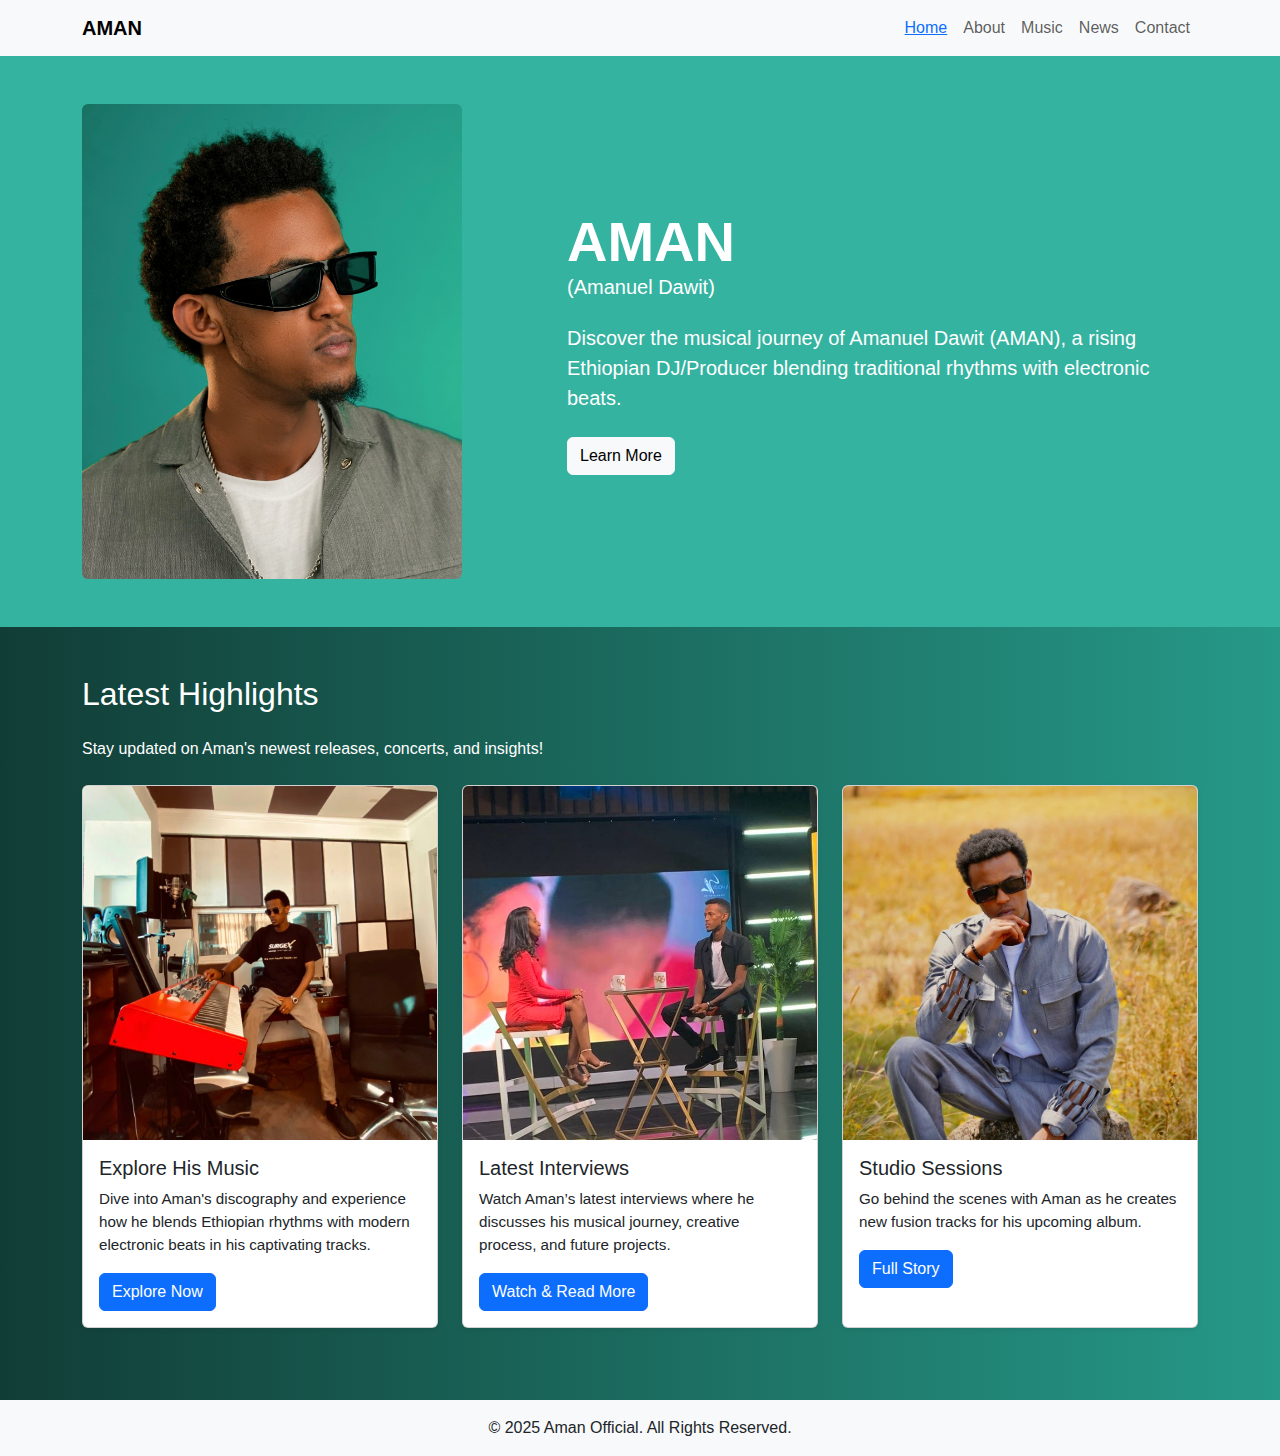
<file: index.html>
<!DOCTYPE html>
<html lang="en">
<head>
  <meta charset="UTF-8" />
  <meta name="description" content="Aman the DJ/Producer - Official Website" />
  <meta name="viewport" content="width=device-width, initial-scale=1.0" />
  <title>AMAN - Official DJ/Producer Website</title>

  <!-- Bootstrap 5 CSS (CDN) -->
  <link
    href="https://cdn.jsdelivr.net/npm/bootstrap@5.3.0/dist/css/bootstrap.min.css"
    rel="stylesheet"
  />
  <!-- Custom CSS -->
  <link rel="stylesheet" href="css/style.css" />
</head>
<body>

  <!-- Navigation (Bootstrap Navbar) -->
  <nav class="navbar navbar-expand-lg bg-light">
    <div class="container">
      <a class="navbar-brand fw-bold" href="index.html">AMAN</a>
      <button
        class="navbar-toggler"
        type="button"
        data-bs-toggle="collapse"
        data-bs-target="#mainNavbar"
        aria-controls="mainNavbar"
        aria-expanded="false"
        aria-label="Toggle navigation"
      >
        <span class="navbar-toggler-icon"></span>
      </button>

      <div class="collapse navbar-collapse" id="mainNavbar">
        <ul class="navbar-nav ms-auto">
          <li class="nav-item">
            <a class="nav-link active" href="index.html">Home</a>
          </li>
          <li class="nav-item">
            <a class="nav-link" href="about.html">About</a>
          </li>
          <li class="nav-item">
            <a class="nav-link" href="music.html">Music</a>
          </li>
          <li class="nav-item">
            <a class="nav-link" href="news.html">News</a>
          </li>
          <li class="nav-item">
            <a class="nav-link" href="contact.html">Contact</a>
          </li>
        </ul>
      </div>
    </div>
  </nav>
  <!-- End Navigation -->

<!-- Hero / Intro Section with Image and Text -->
<section 
  class="py-5" 
  style="background-color: #34b3a0;">
  <div class="container">
    <!-- Add "g-5" (or g-4) here for extra gap between columns -->
    <div class="row align-items-center g-5">
      <!-- Left Column: Image -->
      <div class="col-md-5 text-center text-md-start mb-4 mb-md-0">
        <img 
            src="assets/aman.jpeg" 
            alt="Portrait of Aman" 
            class="img-fluid rounded"
            style="max-width: 380px; height: auto;"
            />

      </div>

      <!-- Right Column: Text and Button -->
      <div class="col-md-7 text-white">
        <h1 class="display-4 fw-bold">
          AMAN
          <small class="d-block fs-5 fw-light">(Amanuel Dawit)</small>
        </h1>
        <p class="lead my-4">
          Discover the musical journey of Amanuel Dawit (AMAN), 
          a rising Ethiopian DJ/Producer blending traditional rhythms 
          with electronic beats.
        </p>
        <a href="about.html" class="btn btn-light">
          Learn More
        </a>
      </div>
    </div>
  </div>
</section>
<!-- End Hero Section -->


<!-- Additional Home Page Content (Optional) -->
<section 
  class="py-5"
  style="
    background: linear-gradient(to right, #113d36, #269988);
    color: #ffffff;
  "
>
  <div class="container">
    <h2 class="mb-4">Latest Highlights</h2>
    <p>
      Stay updated on Aman's newest releases, concerts, and insights!
    </p>

    <!-- News Highlights with Images -->
    <div class="row mt-4">
      <!-- News Card 1 - Explore His Music -->
        <div class="col-md-4 mb-4">
            <div class="card h-100 shadow-sm">
            <!-- Card Image -->
            <img 
                src="assets/exploremusic.jpeg"
                class="card-img-top"
                alt="Explore Aman's Music Image"
            />
            <!-- Card Body -->
            <div class="card-body">
                <h5 class="card-title">Explore His Music</h5>
                <p class="card-text">
                Dive into Aman's discography and experience how he blends Ethiopian rhythms 
                with modern electronic beats in his captivating tracks.
                </p>
                <a href="music.html" class="btn btn-primary">
                Explore Now
                </a>
            </div>
            </div>
        </div>
  

      <!-- News Card 2 - Latest Interviews -->
    <div class="col-md-4 mb-4">
        <div class="card h-100 shadow-sm">
        <img 
            src="assets/interview.jpeg"
            class="card-img-top"
            alt="Latest Interviews Image"
        />
        <div class="card-body">
            <h5 class="card-title">Latest Interviews</h5>
            <p class="card-text">
            Watch Aman’s latest interviews where he discusses his musical journey, creative process, and future projects.
            </p>
            <a href="news.html" class="btn btn-primary">
            Watch & Read More
            </a>
        </div>
        </div>
    </div>
  

      <!-- News Card 3 -->
      <div class="col-md-4 mb-4">
        <div class="card h-100 shadow-sm">
          <img 
            src="assets/studio1.jpeg"
            class="card-img-top"
            alt="Studio Sessions Image"
          />
          <div class="card-body">
            <h5 class="card-title">Studio Sessions</h5>
            <p class="card-text">
              Go behind the scenes with Aman as he creates new fusion 
              tracks for his upcoming album.
            </p>
            <a href="about.html" class="btn btn-primary">
              Full Story
            </a>
          </div>
        </div>
      </div>
      <!-- End of News Cards -->
    </div>
    <!-- End of News Highlights -->
  </div>
</section>

  

  <!-- Footer -->
  <footer class="text-center py-3 bg-light">
    <p class="mb-0">&copy; 2025 Aman Official. All Rights Reserved.</p>
  </footer>

  <!-- Bootstrap JS (CDN) -->
  <script
    src="https://cdn.jsdelivr.net/npm/bootstrap@5.3.0/dist/js/bootstrap.bundle.min.js"
  ></script>
</body>
</html>
</file>
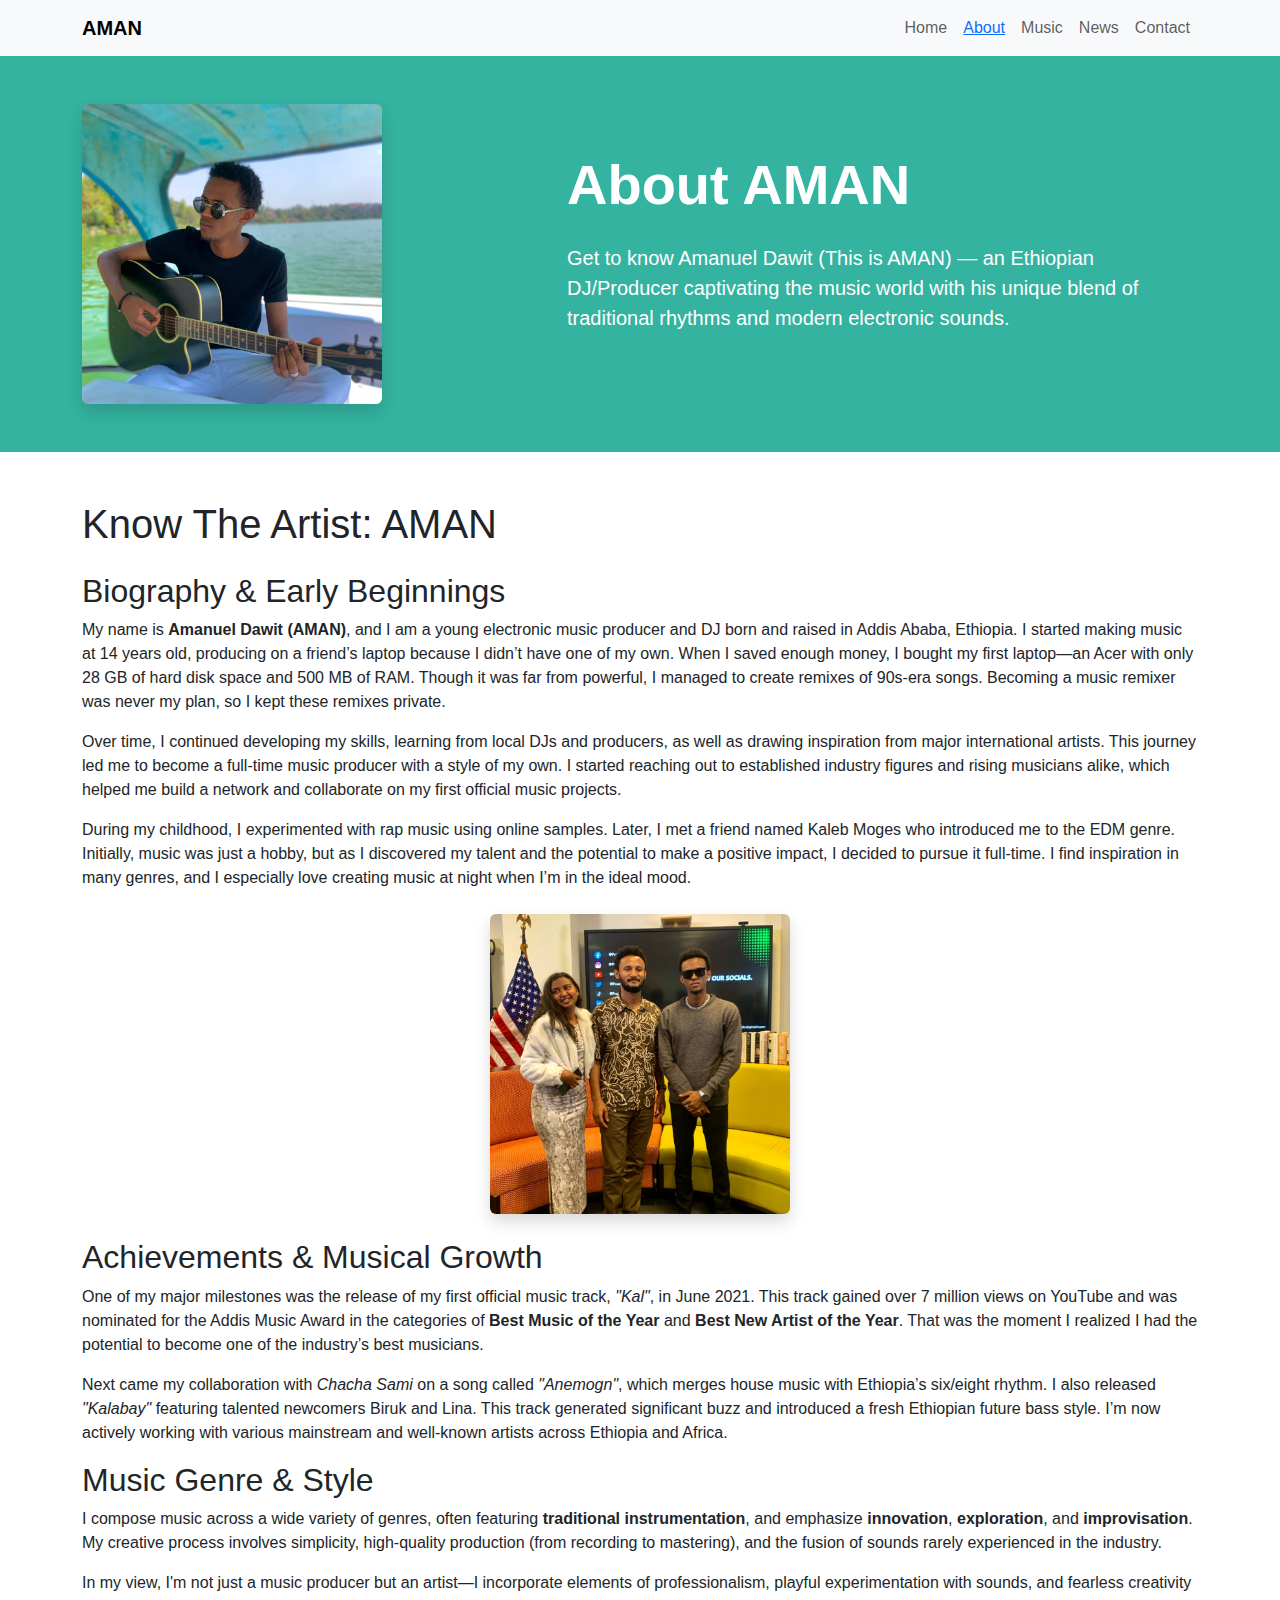
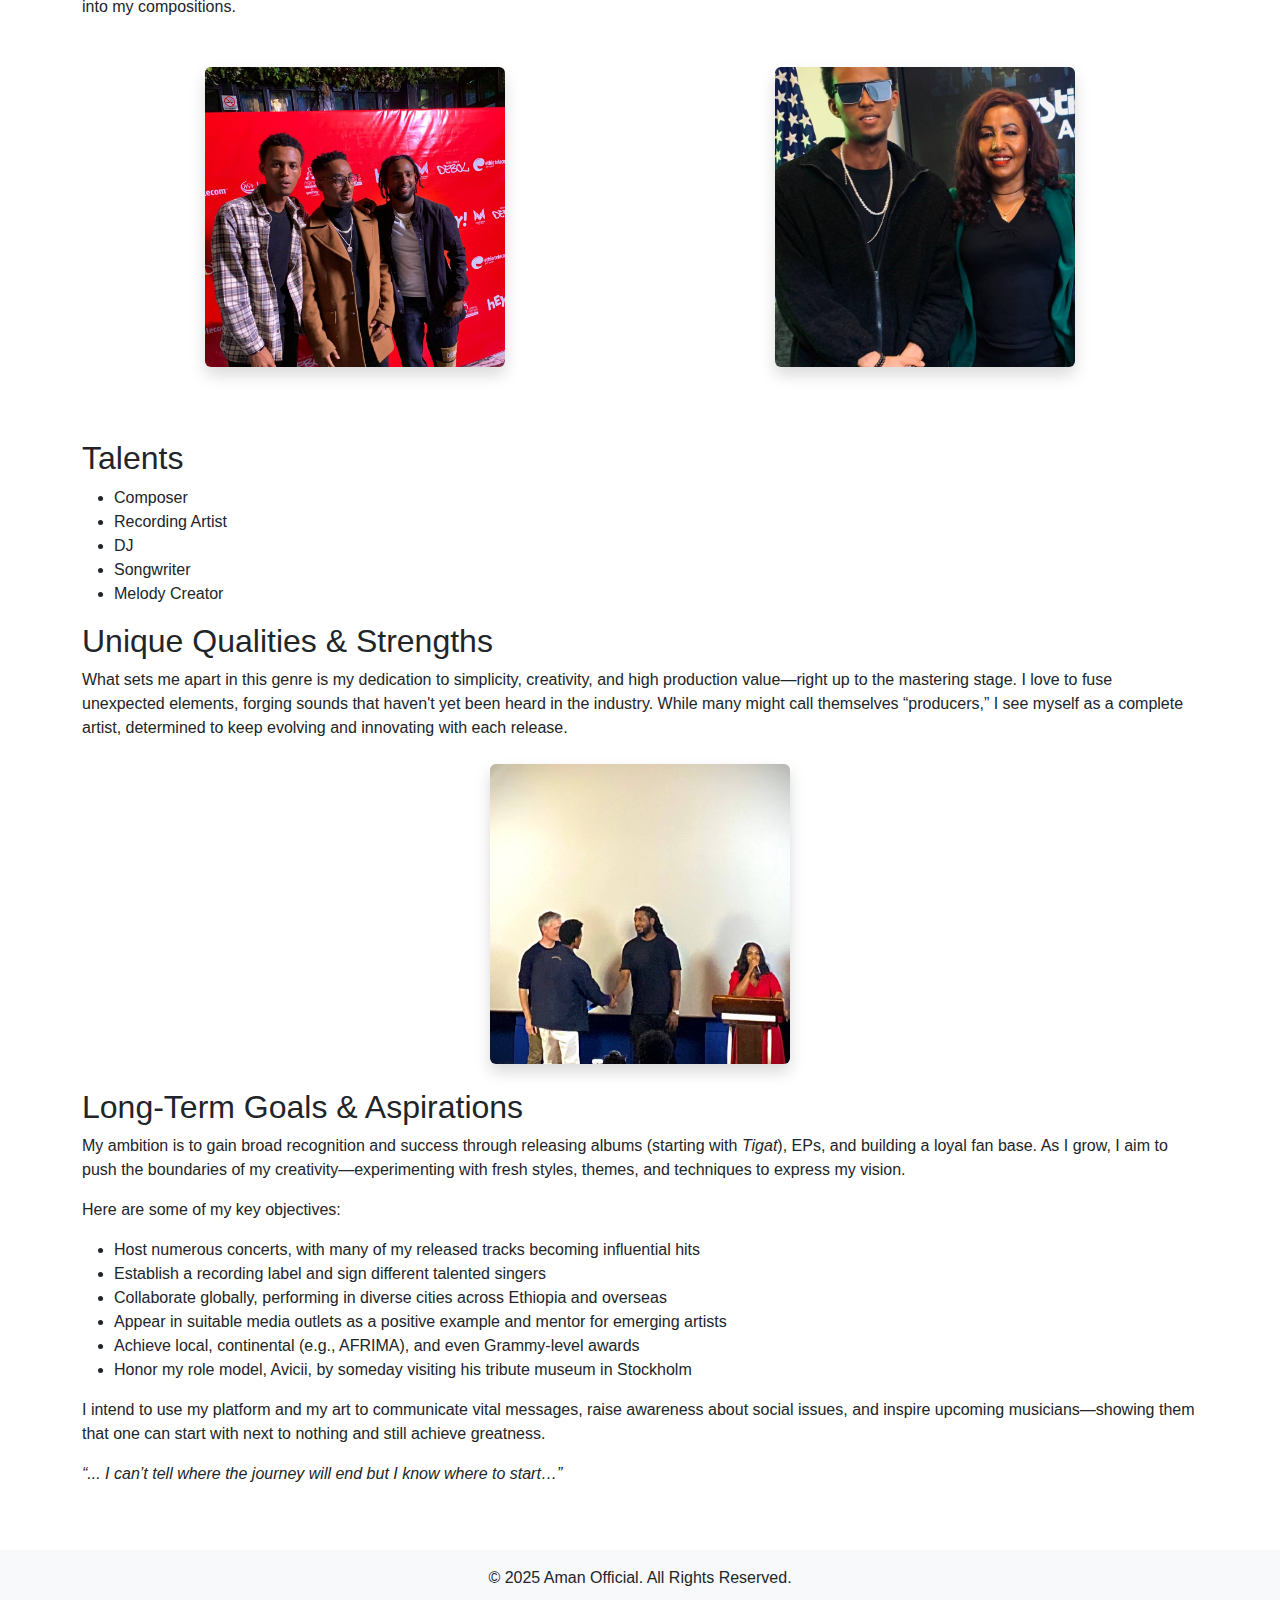
<file: about.html>
<!DOCTYPE html>
<html lang="en">
<head>
  <meta charset="UTF-8" />
  <meta name="description" content="About Aman the DJ/Producer" />
  <meta name="viewport" content="width=device-width, initial-scale=1.0" />
  <title>About Aman</title>

  <!-- Bootstrap 5 CSS -->
  <link
    href="https://cdn.jsdelivr.net/npm/bootstrap@5.3.0/dist/css/bootstrap.min.css"
    rel="stylesheet"
  />
  <!-- Custom CSS -->
  <link rel="stylesheet" href="css/style.css" />
</head>
<body>
  <!-- Navigation -->
  <nav class="navbar navbar-expand-lg bg-light">
    <div class="container">
      <a class="navbar-brand fw-bold" href="index.html">AMAN</a>
      <button
        class="navbar-toggler"
        type="button"
        data-bs-toggle="collapse"
        data-bs-target="#mainNavbar"
        aria-controls="mainNavbar"
        aria-expanded="false"
        aria-label="Toggle navigation"
      >
        <span class="navbar-toggler-icon"></span>
      </button>

      <div class="collapse navbar-collapse" id="mainNavbar">
        <ul class="navbar-nav ms-auto">
          <li class="nav-item">
            <a class="nav-link" href="index.html">Home</a>
          </li>
          <li class="nav-item">
            <a class="nav-link active" href="about.html">About</a>
          </li>
          <li class="nav-item">
            <a class="nav-link" href="music.html">Music</a>
          </li>
          <li class="nav-item">
            <a class="nav-link" href="news.html">News</a>
          </li>
          <li class="nav-item">
            <a class="nav-link" href="contact.html">Contact</a>
          </li>
        </ul>
      </div>
    </div>
  </nav>
  <!-- End Navigation -->

  <!-- Hero / Intro Section with Image and Text -->
  <section 
    class="py-5"
    style="background-color: #34b3a0;"
  >
    <div class="container">
      <div class="row align-items-center g-5">
        <!-- Left Column: Image -->
        <div class="col-md-5 text-center text-md-start mb-4 mb-md-0">
          <img 
            src="assets/amanP4.jpg" 
            alt="Aman Hero Image" 
            class="rounded shadow"
            style="width: 300px; height: 300px; object-fit: cover;"
          />
        </div>
        <!-- Right Column: Heading and Subtext -->
        <div class="col-md-7 text-white">
          <h1 class="display-4 fw-bold">About AMAN</h1>
          <p class="lead my-4">
            Get to know Amanuel Dawit (This is AMAN) — an Ethiopian DJ/Producer 
            captivating the music world with his unique blend of 
            traditional rhythms and modern electronic sounds.
          </p>
        </div>
      </div>
    </div>
  </section>
  <!-- End Hero Section -->

  <!-- Main About Content -->
  <section class="container py-5">
    <h1 class="mb-4">Know The Artist: AMAN</h1>
    
    <h2>Biography & Early Beginnings</h2>
    <p>
      My name is <strong>Amanuel Dawit (AMAN)</strong>, and I am a young electronic music producer and DJ born and raised in Addis Ababa, Ethiopia. I started making music at 14 years old, producing on a friend’s laptop because I didn’t have one of my own. When I saved enough money, I bought my first laptop—an Acer with only 28 GB of hard disk space and 500 MB of RAM. Though it was far from powerful, I managed to create remixes of 90s-era songs. Becoming a music remixer was never my plan, so I kept these remixes private.
    </p>
    <p>
      Over time, I continued developing my skills, learning from local DJs and producers, as well as drawing inspiration from major international artists. This journey led me to become a full-time music producer with a style of my own. I started reaching out to established industry figures and rising musicians alike, which helped me build a network and collaborate on my first official music projects.
    </p>
    <p>
      During my childhood, I experimented with rap music using online samples. Later, I met a friend named Kaleb Moges who introduced me to the EDM genre. Initially, music was just a hobby, but as I discovered my talent and the potential to make a positive impact, I decided to pursue it full-time. I find inspiration in many genres, and I especially love creating music at night when I’m in the ideal mood.
    </p>

    <!-- Image Centered -->
    <div class="my-4 text-center">
      <img 
        src="assets/amanP2.jpg" 
        alt="Aman in Studio" 
        class="rounded shadow"
        style="width: 300px; height: 300px; object-fit: cover;"
      />
    </div>

    <h2>Achievements & Musical Growth</h2>
    <p>
      One of my major milestones was the release of my first official music track, <em>"Kal"</em>, in June 2021. This track gained over 7 million views on YouTube and was nominated for the Addis Music Award in the categories of <strong>Best Music of the Year</strong> and <strong>Best New Artist of the Year</strong>. That was the moment I realized I had the potential to become one of the industry’s best musicians.
    </p>
    <p>
      Next came my collaboration with <em>Chacha Sami</em> on a song called <em>"Anemogn"</em>, which merges house music with Ethiopia’s six/eight rhythm. I also released <em>"Kalabay"</em> featuring talented newcomers Biruk and Lina. This track generated significant buzz and introduced a fresh Ethiopian future bass style. I’m now actively working with various mainstream and well-known artists across Ethiopia and Africa.
    </p>

    <h2>Music Genre & Style</h2>
    <p>
      I compose music across a wide variety of genres, often featuring <strong>traditional instrumentation</strong>, and emphasize <strong>innovation</strong>, <strong>exploration</strong>, and <strong>improvisation</strong>. 
      My creative process involves simplicity, high-quality production (from recording to mastering), and the fusion of sounds rarely experienced in the industry.
    </p>
    <p>
      In my view, I'm not just a music producer but an artist—I incorporate elements of professionalism, playful experimentation with sounds, and fearless creativity into my compositions.
    </p>

    <!-- Two Images in a Row -->
    <div class="row my-5">
      <div class="col-md-6 mb-4 text-center">
        <img 
          src="assets/amanP1.jpg" 
          alt="Aman with Instruments" 
          class="rounded shadow"
          style="width: 300px; height: 300px; object-fit: cover;"
        />
      </div>
      <div class="col-md-6 mb-4 text-center">
        <img 
          src="assets/amanP3.jpg" 
          alt="Aman performing live" 
          class="rounded shadow"
          style="width: 300px; height: 300px; object-fit: cover;"
        />
      </div>
    </div>

    <h2>Talents</h2>
    <ul>
      <li>Composer</li>
      <li>Recording Artist</li>
      <li>DJ</li>
      <li>Songwriter</li>
      <li>Melody Creator</li>
    </ul>
    
    <h2>Unique Qualities & Strengths</h2>
    <p>
      What sets me apart in this genre is my dedication to simplicity, creativity, and high production value—right up to the mastering stage. I love to fuse unexpected elements, forging sounds that haven't yet been heard in the industry. While many might call themselves “producers,” I see myself as a complete artist, determined to keep evolving and innovating with each release.
    </p>

    <!-- Another Image Centered -->
    <div class="my-4 text-center">
      <img 
        src="assets/amanP5.jpg" 
        alt="Aman with Awards" 
        class="rounded shadow"
        style="width: 300px; height: 300px; object-fit: cover;"
      />
    </div>

    <h2>Long-Term Goals & Aspirations</h2>
    <p>
      My ambition is to gain broad recognition and success through releasing albums (starting with <em>Tigat</em>), EPs, and building a loyal fan base. As I grow, I aim to push the boundaries of my creativity—experimenting with fresh styles, themes, and techniques to express my vision.
    </p>
    <p>
      Here are some of my key objectives:
    </p>
    <ul>
      <li>Host numerous concerts, with many of my released tracks becoming influential hits</li>
      <li>Establish a recording label and sign different talented singers</li>
      <li>Collaborate globally, performing in diverse cities across Ethiopia and overseas</li>
      <li>Appear in suitable media outlets as a positive example and mentor for emerging artists</li>
      <li>Achieve local, continental (e.g., AFRIMA), and even Grammy-level awards</li>
      <li>Honor my role model, Avicii, by someday visiting his tribute museum in Stockholm</li>
    </ul>
    <p>
      I intend to use my platform and my art to communicate vital messages, raise awareness about social issues, and inspire upcoming musicians—showing them that one can start with next to nothing and still achieve greatness.
    </p>
    <p>
      <em>
        “... I can’t tell where the journey will end but I know where to start…”
      </em>
    </p>
  </section>

  <!-- Footer -->
  <footer class="text-center py-3 bg-light">
    <p class="mb-0">&copy; 2025 Aman Official. All Rights Reserved.</p>
  </footer>

  <!-- Bootstrap JS -->
  <script
    src="https://cdn.jsdelivr.net/npm/bootstrap@5.3.0/dist/js/bootstrap.bundle.min.js"
  ></script>
</body>
</html>
</file>
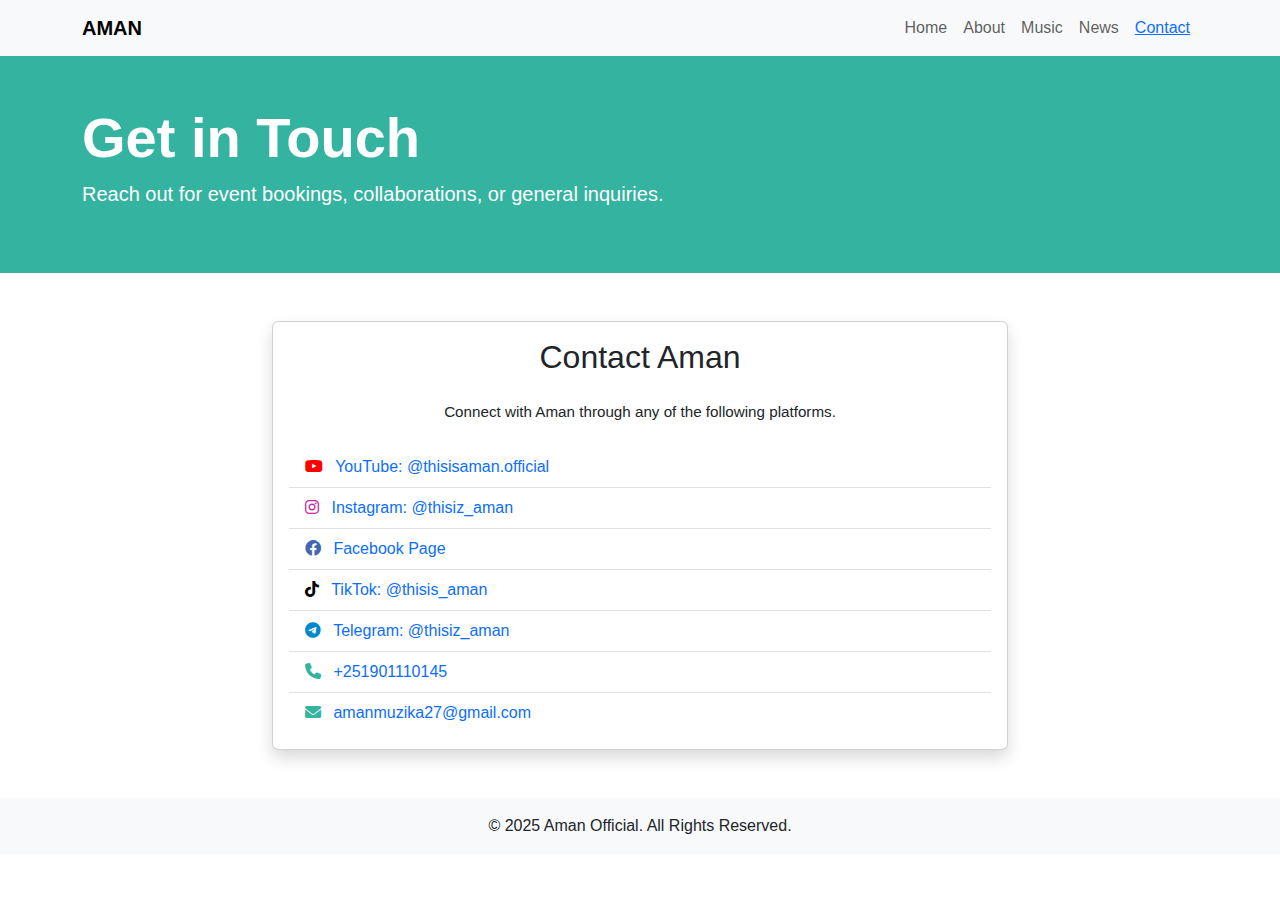
<file: contact.html>
<!DOCTYPE html>
<html lang="en">
<head>
  <meta charset="UTF-8" />
  <meta name="description" content="Contact Aman the DJ/Producer" />
  <meta name="viewport" content="width=device-width, initial-scale=1.0" />
  <title>Contact - Aman</title>

  <!-- Bootstrap 5 CSS -->
  <link
    href="https://cdn.jsdelivr.net/npm/bootstrap@5.3.0/dist/css/bootstrap.min.css"
    rel="stylesheet"
  />
  <!-- Font Awesome (for brand icons) -->
  <link
    rel="stylesheet"
    href="https://cdnjs.cloudflare.com/ajax/libs/font-awesome/6.0.0/css/all.min.css"
    integrity="sha512-..."
    crossorigin="anonymous"
    referrerpolicy="no-referrer"
  />
  <!-- Custom CSS -->
  <link rel="stylesheet" href="css/style.css" />
</head>
<body>
  <!-- Navigation -->
  <nav class="navbar navbar-expand-lg bg-light">
    <div class="container">
      <a class="navbar-brand fw-bold" href="index.html">AMAN</a>
      <button
        class="navbar-toggler"
        type="button"
        data-bs-toggle="collapse"
        data-bs-target="#mainNavbar"
        aria-controls="mainNavbar"
        aria-expanded="false"
        aria-label="Toggle navigation"
      >
        <span class="navbar-toggler-icon"></span>
      </button>

      <div class="collapse navbar-collapse" id="mainNavbar">
        <ul class="navbar-nav ms-auto">
          <li class="nav-item">
            <a class="nav-link" href="index.html">Home</a>
          </li>
          <li class="nav-item">
            <a class="nav-link" href="about.html">About</a>
          </li>
          <li class="nav-item">
            <a class="nav-link" href="music.html">Music</a>
          </li>
          <li class="nav-item">
            <a class="nav-link" href="news.html">News</a>
          </li>
          <li class="nav-item">
            <a class="nav-link active" href="contact.html">Contact</a>
          </li>
        </ul>
      </div>
    </div>
  </nav>
  <!-- End Navigation -->

  <!-- Hero / Intro Section with Teal Background -->
  <section 
    class="py-5 text-white"
    style="background-color: #34b3a0;"
  >
    <div class="container">
      <h1 class="display-4 fw-bold">Get in Touch</h1>
      <p class="lead">
        Reach out for event bookings, collaborations, or general inquiries.
      </p>
    </div>
  </section>
  <!-- End Hero Section -->

  <!-- Contact Info Section -->
  <section class="container py-5">
    <div class="row justify-content-center">
      <div class="col-md-8">
        <!-- Bootstrap Card -->
        <div class="card shadow">
          <div class="card-body">
            <h2 class="card-title mb-4 text-center">Contact Aman</h2>
            <p class="card-text mb-4 text-center">
              Connect with Aman through any of the following platforms.
            </p>

            <ul class="list-group list-group-flush">
              <!-- YouTube -->
              <li class="list-group-item">
                <a 
                  href="https://youtube.com/@thisisaman.official?si=BwnKvEroAzoEG4SS" 
                  target="_blank"
                  rel="noopener noreferrer"
                  class="text-decoration-none"
                >
                  <i class="fab fa-youtube me-2" style="color: #FF0000;"></i>
                  YouTube: @thisisaman.official
                </a>
              </li>

              <!-- Instagram -->
              <li class="list-group-item">
                <a 
                  href="https://www.instagram.com/thisiz_aman?igsh=ZTh3eTRraDc2N3o5" 
                  target="_blank"
                  rel="noopener noreferrer"
                  class="text-decoration-none"
                >
                  <i class="fab fa-instagram me-2" style="color: #c32aa3;"></i>
                  Instagram: @thisiz_aman
                </a>
              </li>

              <!-- Facebook -->
              <li class="list-group-item">
                <a 
                  href="https://www.facebook.com/share/1BLKqCrFCs/?mibextid=LQQJ4d"
                  target="_blank"
                  rel="noopener noreferrer"
                  class="text-decoration-none"
                >
                  <i class="fab fa-facebook me-2" style="color: #4267B2;"></i>
                  Facebook Page
                </a>
              </li>

              <!-- TikTok -->
              <li class="list-group-item">
                <a 
                  href="https://www.tiktok.com/@thisis_aman?_t=ZM-8uChsITzUKD"
                  target="_blank"
                  rel="noopener noreferrer"
                  class="text-decoration-none"
                >
                  <i class="fab fa-tiktok me-2" style="color: #000000;"></i>
                  TikTok: @thisis_aman
                </a>
              </li>

              <!-- Telegram -->
              <li class="list-group-item">
                <a 
                  href="https://t.me/thisiz_aman" 
                  target="_blank"
                  rel="noopener noreferrer"
                  class="text-decoration-none"
                >
                  <i class="fab fa-telegram me-2" style="color: #0088cc;"></i>
                  Telegram: @thisiz_aman
                </a>
              </li>

              <!-- Phone -->
              <li class="list-group-item">
                <a 
                  href="tel:+251901110145"
                  class="text-decoration-none"
                >
                  <i class="fas fa-phone me-2" style="color: #34b3a0;"></i>
                  +251901110145
                </a>
              </li>

              <!-- Email -->
              <li class="list-group-item">
                <a 
                  href="mailto:amanmuzika27@gmail.com"
                  class="text-decoration-none"
                >
                  <i class="fas fa-envelope me-2" style="color: #34b3a0;"></i>
                  amanmuzika27@gmail.com
                </a>
              </li>
            </ul> <!-- End .list-group -->

          </div>
        </div> <!-- End Card -->
      </div>
    </div>
  </section>
  <!-- End Contact Info Section -->

  <!-- Footer -->
  <footer class="text-center py-3 bg-light">
    <p class="mb-0">&copy; 2025 Aman Official. All Rights Reserved.</p>
  </footer>

  <!-- Bootstrap & Font Awesome JS -->
  <script
    src="https://cdn.jsdelivr.net/npm/bootstrap@5.3.0/dist/js/bootstrap.bundle.min.js"
  ></script>
</body>
</html>
</file>
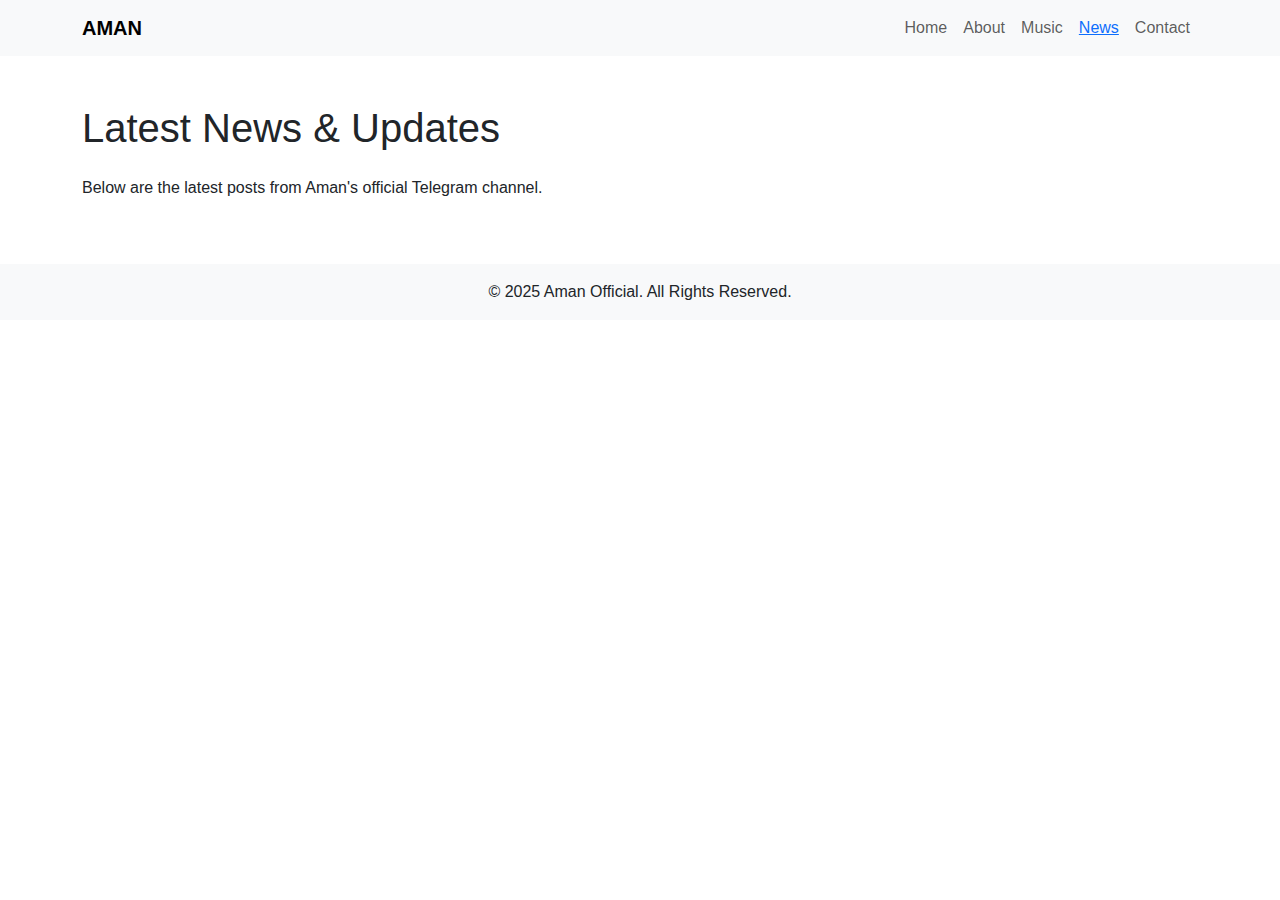
<file: news.html>
<!DOCTYPE html>
<html lang="en">
<head>
  <meta charset="UTF-8" />
  <meta name="description" content="News & Updates - Aman the DJ/Producer" />
  <meta name="viewport" content="width=device-width, initial-scale=1.0" />
  <title>News & Updates - Aman</title>

  <!-- Bootstrap 5 CSS -->
  <link
    href="https://cdn.jsdelivr.net/npm/bootstrap@5.3.0/dist/css/bootstrap.min.css"
    rel="stylesheet"
  />
  <!-- Custom CSS -->
  <link rel="stylesheet" href="css/style.css" />
</head>
<body>

  <!-- Navigation -->
  <nav class="navbar navbar-expand-lg bg-light">
    <div class="container">
      <a class="navbar-brand fw-bold" href="index.html">AMAN</a>
      <button
        class="navbar-toggler"
        type="button"
        data-bs-toggle="collapse"
        data-bs-target="#mainNavbar"
        aria-controls="mainNavbar"
        aria-expanded="false"
        aria-label="Toggle navigation"
      >
        <span class="navbar-toggler-icon"></span>
      </button>

      <div class="collapse navbar-collapse" id="mainNavbar">
        <ul class="navbar-nav ms-auto">
          <li class="nav-item">
            <a class="nav-link" href="index.html">Home</a>
          </li>
          <li class="nav-item">
            <a class="nav-link" href="about.html">About</a>
          </li>
          <li class="nav-item">
            <a class="nav-link" href="music.html">Music</a>
          </li>
          <li class="nav-item">
            <a class="nav-link active" href="news.html">News</a>
          </li>
          <li class="nav-item">
            <a class="nav-link" href="contact.html">Contact</a>
          </li>
        </ul>
      </div>
    </div>
  </nav>
  <!-- End Navigation -->

  <!-- News Section -->
  <section class="container py-5">
    <h1 class="mb-4">Latest News & Updates</h1>
    <p>Below are the latest posts from Aman's official Telegram channel.</p>   

        <!-- Embed Telegram Post -->
        <blockquote class="telegram-post" data-telegram-post="thisiz_aman/2" data-width="100%"></blockquote>
        <script 
          async 
          src="https://telegram.org/js/telegram-widget.js?15" 
          data-telegram-post="thisiz_aman/342"
          data-width="100%"
        ></script>
    
      <!-- Embed Telegram Post -->
    <blockquote class="telegram-post" data-telegram-post="thisiz_aman/2" data-width="100%"></blockquote>
      <script 
        async 
        src="https://telegram.org/js/telegram-widget.js?15" 
        data-telegram-post="thisiz_aman/341"
        data-width="100%"
      ></script>

    <!-- Embed Telegram Post -->
    <blockquote class="telegram-post" data-telegram-post="thisiz_aman/1" data-width="100%"></blockquote>
    <script 
      async 
      src="https://telegram.org/js/telegram-widget.js?15" 
      data-telegram-post="thisiz_aman/339"
      data-width="100%"
    ></script>

    <!-- Embed Telegram Post -->
    <blockquote class="telegram-post" data-telegram-post="thisiz_aman/2" data-width="100%"></blockquote>
    <script 
      async 
      src="https://telegram.org/js/telegram-widget.js?15" 
      data-telegram-post="thisiz_aman/340"
      data-width="100%"
    ></script>

    <!-- Add more posts by repeating the pattern above with correct message IDs-->
  </section>

  <!-- Footer -->
  <footer class="text-center py-3 bg-light">
    <p class="mb-0">&copy; 2025 Aman Official. All Rights Reserved.</p>
  </footer>

  <!-- Bootstrap JS -->
  <script
    src="https://cdn.jsdelivr.net/npm/bootstrap@5.3.0/dist/js/bootstrap.bundle.min.js"
  ></script>
</body>
</html>
</file>
<file: css/style.css>
/* 
  Custom styles for Aman’s site on top of Bootstrap's defaults.
  Keep it minimal to let Bootstrap handle most layout/styling.
*/

body {
    font-family: 'Segoe UI', Tahoma, Geneva, Verdana, sans-serif;
  }
  
  /* Example: highlight active navbar link with a blue underline */
  .nav-link.active {
    text-decoration: underline;
    color: #0d6efd !important; /* match Bootstrap primary color */
  }
  
  /* Optional: Adjust card text or spacing if needed */
  .card-text {
    font-size: 0.95rem;
  }
  
  /* Footer color adjustments, if you like */
  footer {
    background-color: #f8f9fa; /* same as bg-light in Bootstrap */
  }
</file>
